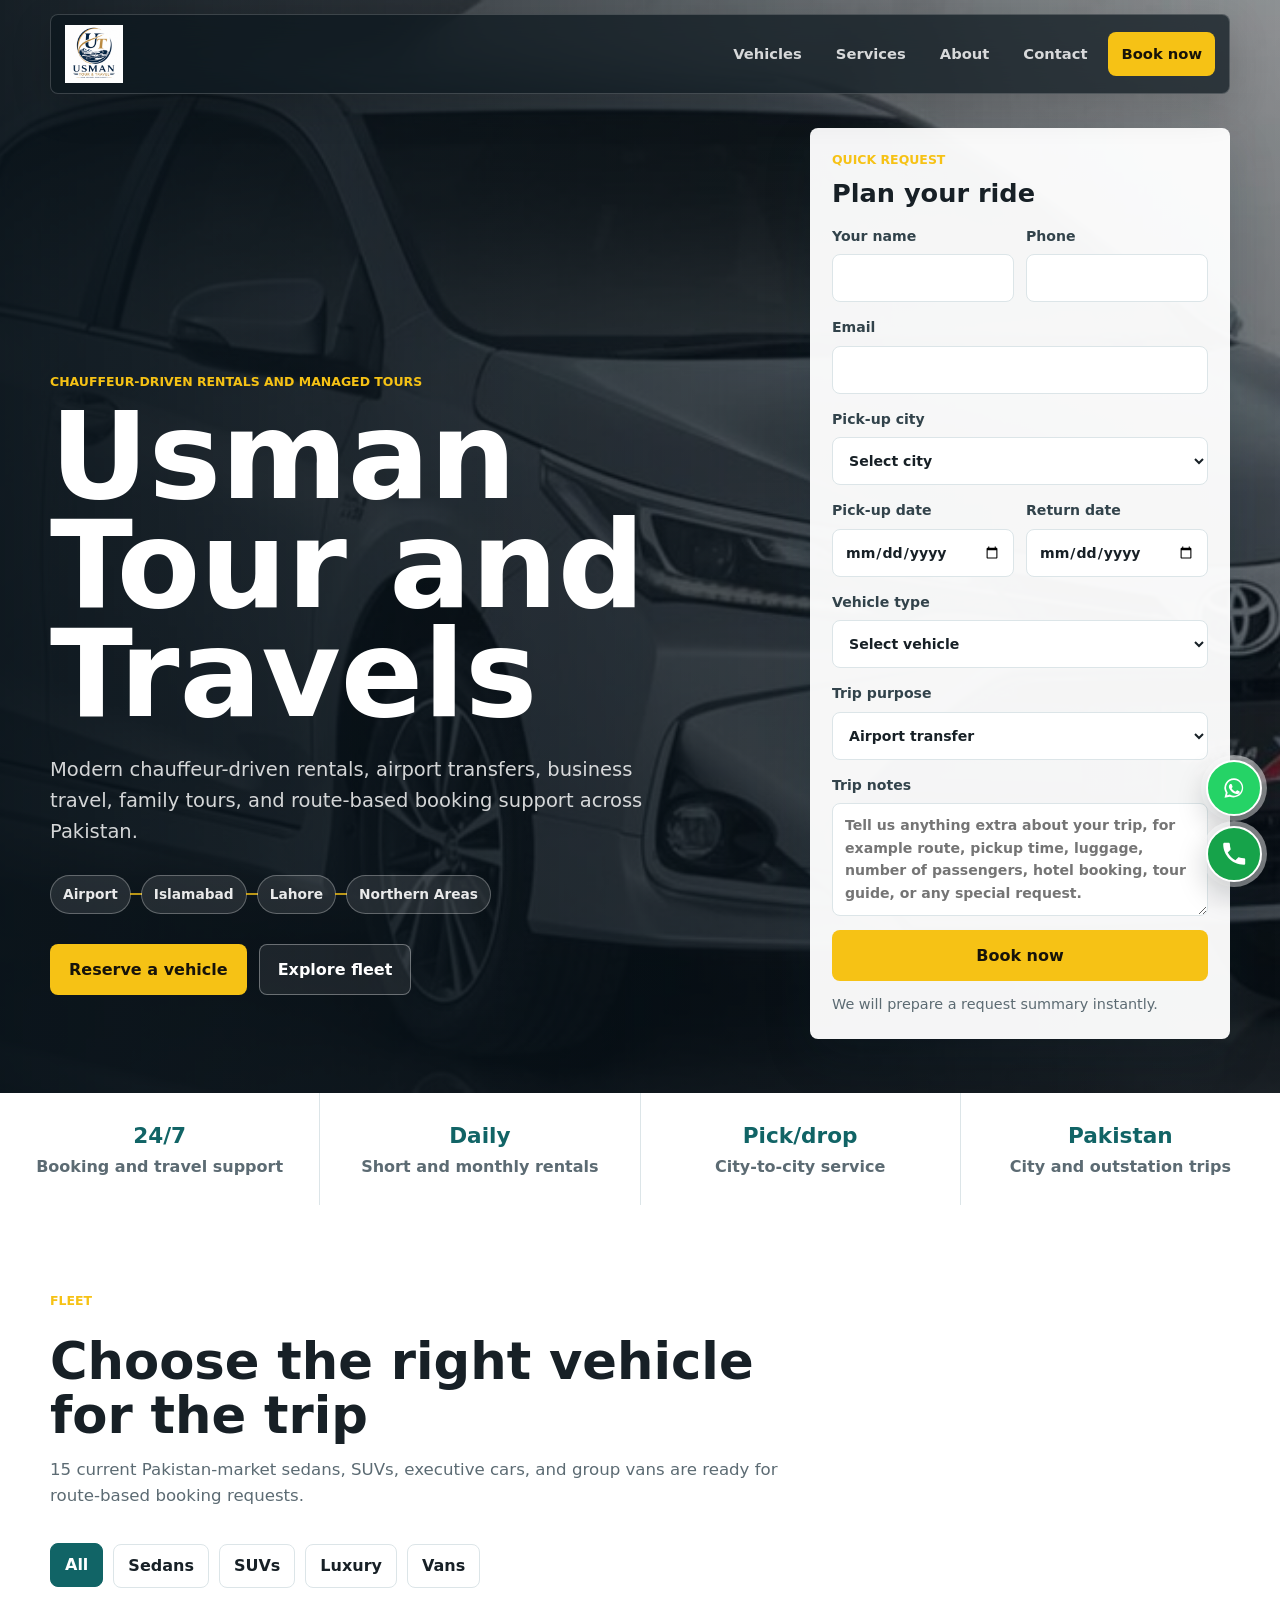
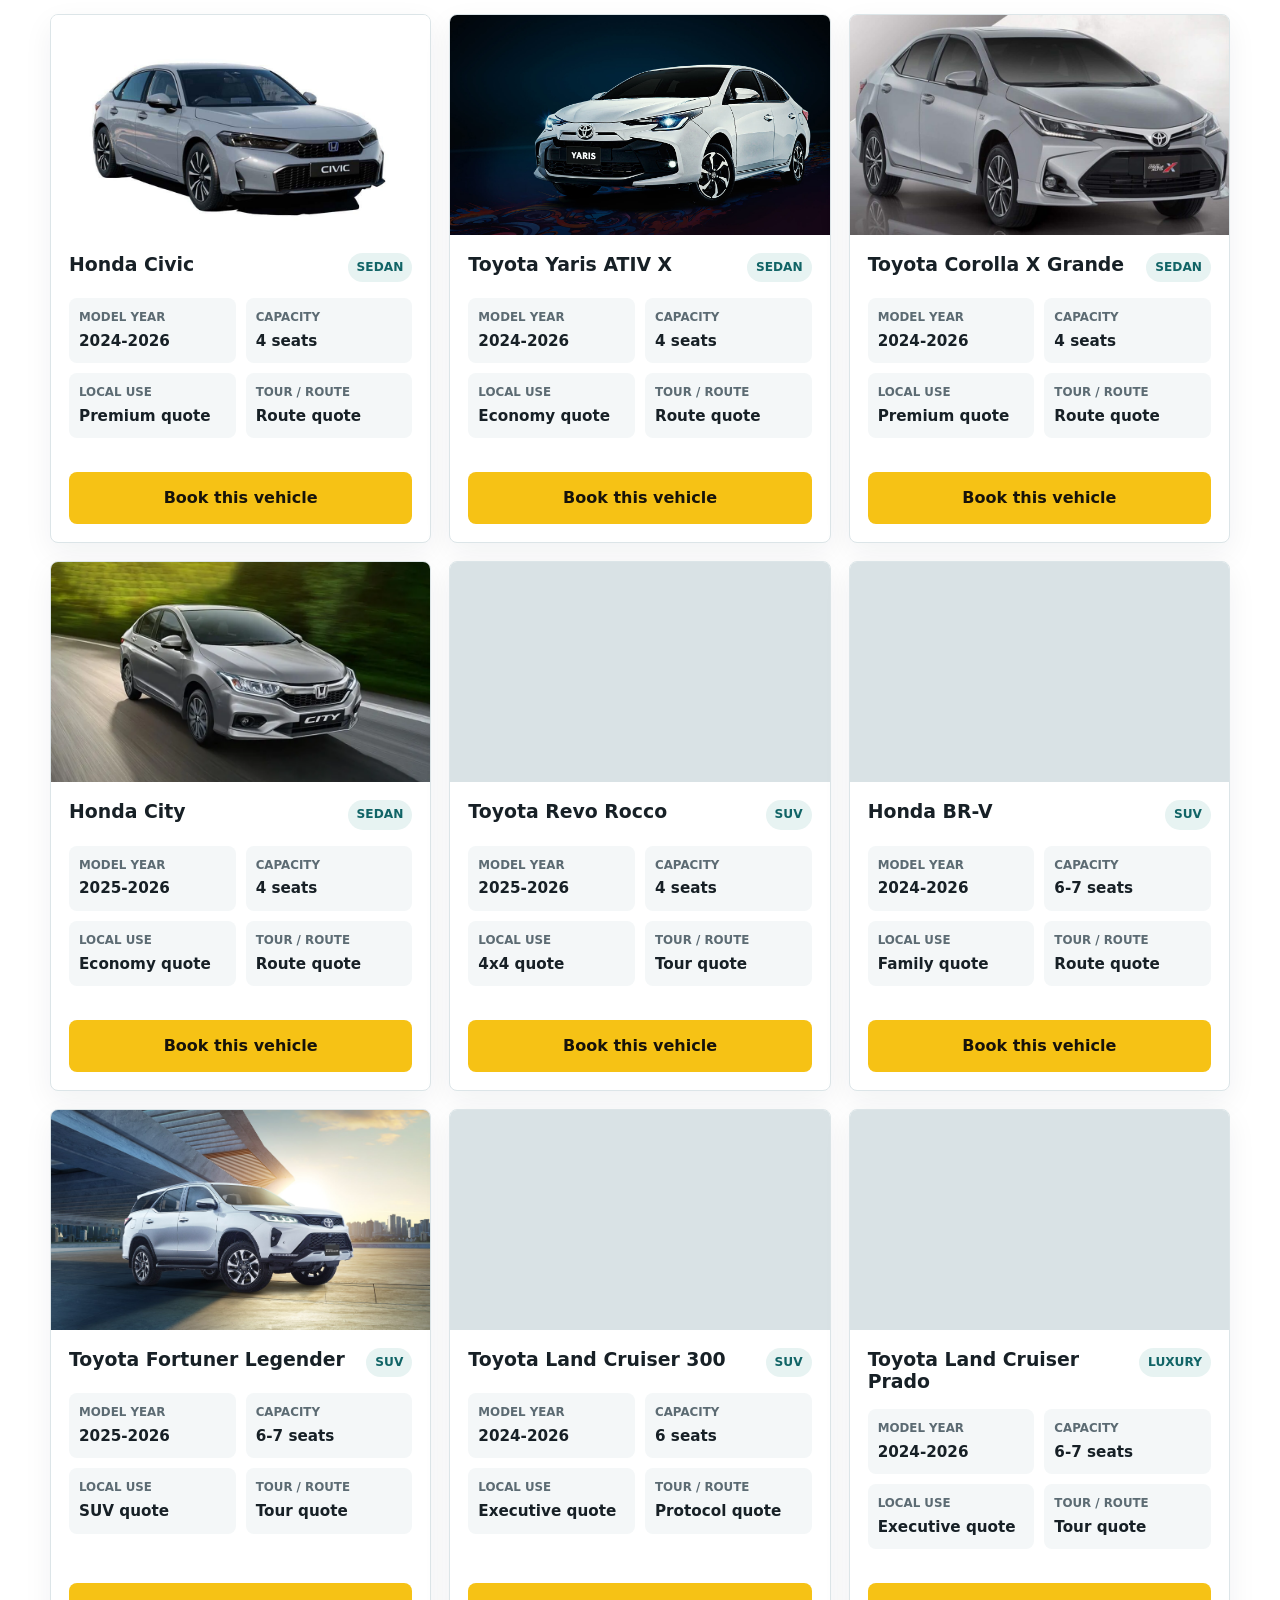
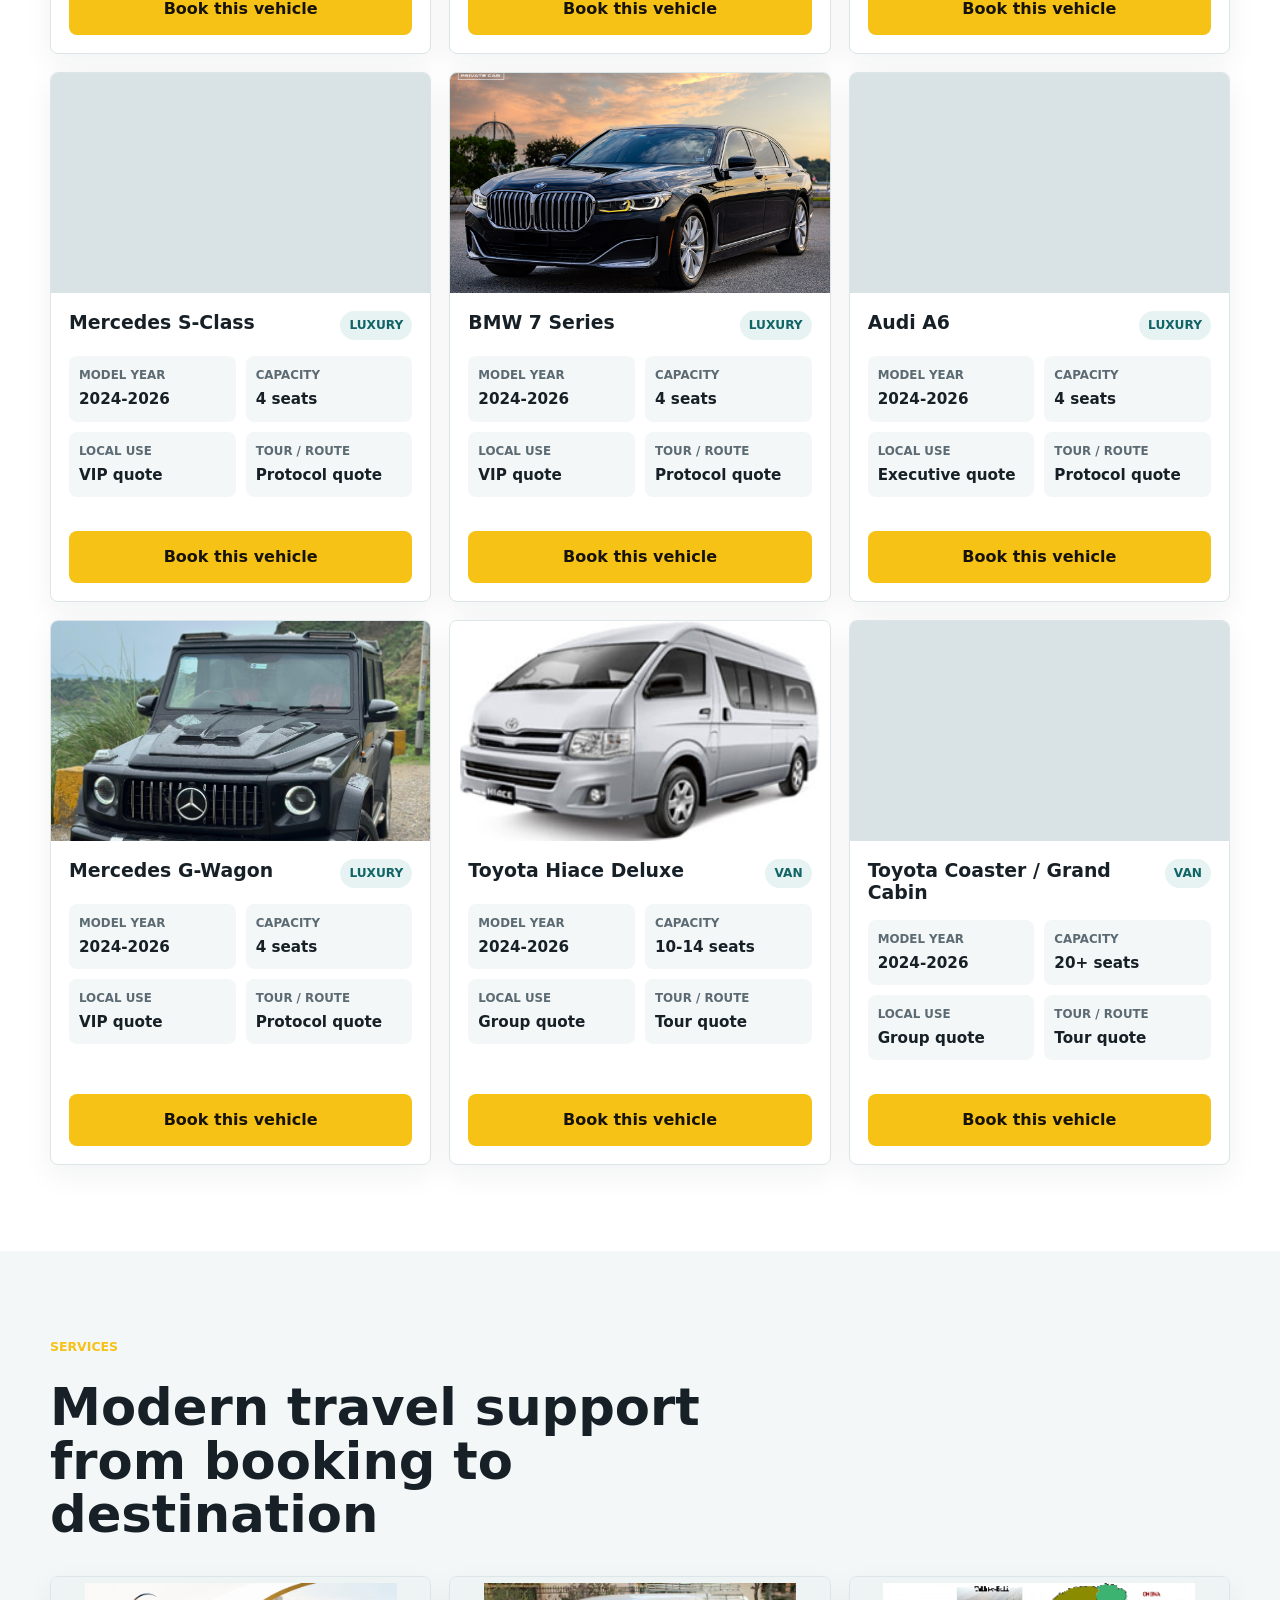
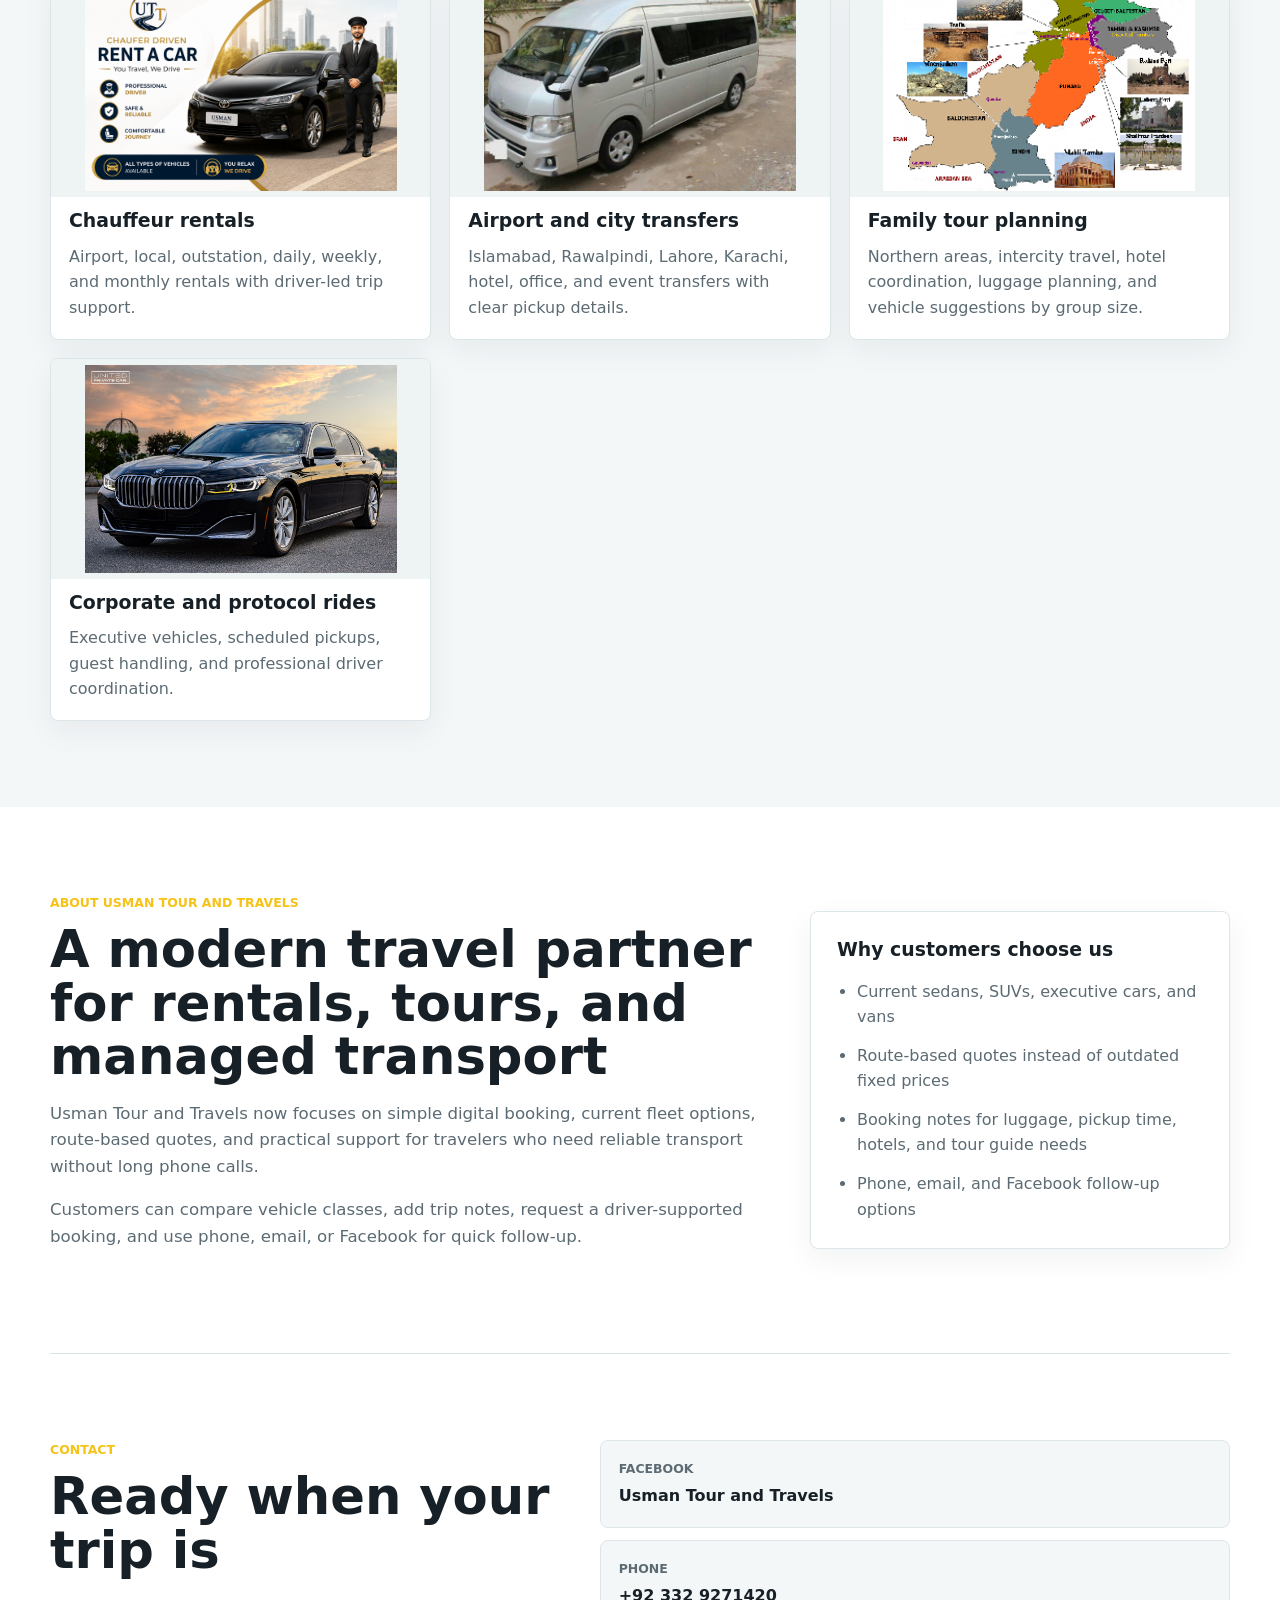
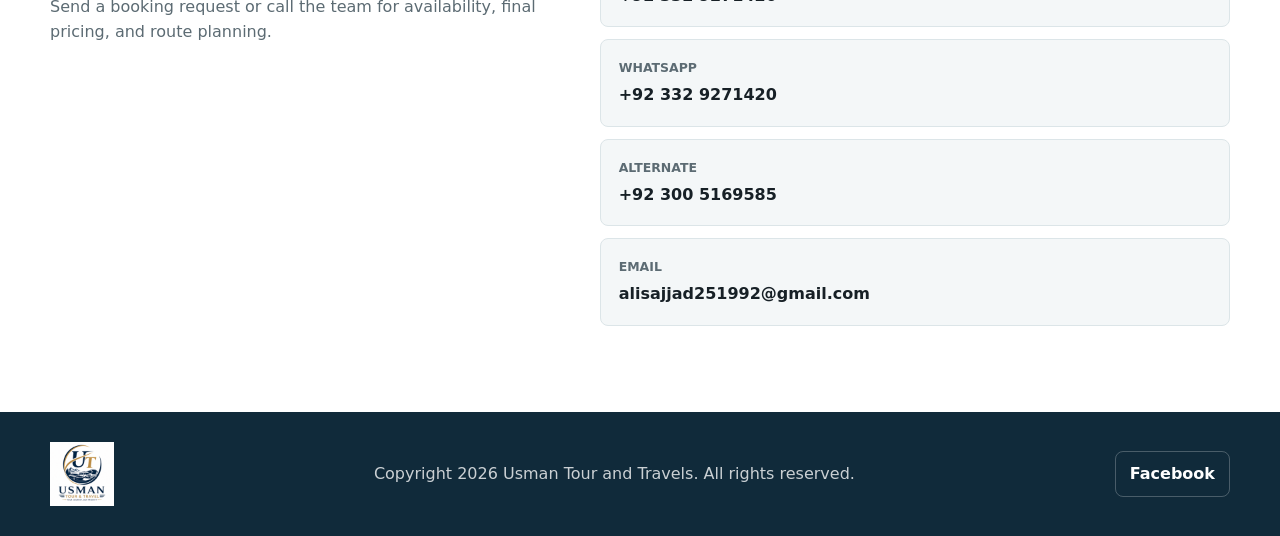
<file: web/index.html>
<!doctype html>
<html lang="en">
  <head>
    <meta charset="utf-8">
    <meta name="viewport" content="width=device-width, initial-scale=1">
    <meta name="description" content="Usman Tour and Travels offers chauffeur-driven car rental, airport transfers, tour planning, and corporate transport across Islamabad, Rawalpindi, Lahore, and Pakistan.">
    <meta name="theme-color" content="#102a3a">
    <meta property="og:title" content="Usman Tour and Travels | Car Rental & Tour Planning">
    <meta property="og:description" content="Book chauffeur-driven rentals, airport transfers, corporate rides, and family tours across Pakistan.">
    <meta property="og:type" content="website">
    <meta property="og:url" content="https://hmalisajjad.github.io/Travel-and-Tour-Website/">
    <meta property="og:image" content="https://hmalisajjad.github.io/Travel-and-Tour-Website/images/fortuner-legender-jpg.jpg">
    <meta name="twitter:card" content="summary_large_image">
    <title>Usman Tour and Travels | Car Rental & Tour Planning</title>
    <link rel="canonical" href="https://hmalisajjad.github.io/Travel-and-Tour-Website/">
    <link rel="icon" type="image/png" href="images/logo-usman-tour-travel-192.png">
    <link rel="apple-touch-icon" href="images/logo-usman-tour-travel-192.png">
    <link rel="preload" as="image" href="images/logo-usman-tour-travel-192.png">
    <link rel="preload" as="image" href="images/Corolla-X.jpg">
    <link rel="stylesheet" href="styles.css?v=contact-actions-2">
    <script type="application/ld+json">
      {
        "@context": "https://schema.org",
        "@type": "TravelAgency",
        "name": "Usman Tour and Travels",
        "url": "https://hmalisajjad.github.io/Travel-and-Tour-Website/",
        "logo": "https://hmalisajjad.github.io/Travel-and-Tour-Website/images/logo-usman-tour-travel-192.png",
        "image": "https://hmalisajjad.github.io/Travel-and-Tour-Website/images/fortuner-legender-jpg.jpg",
        "telephone": "+923329271420",
        "email": "alisajjad251992@gmail.com",
        "areaServed": ["Islamabad", "Rawalpindi", "Lahore", "Karachi", "Pakistan"],
        "sameAs": ["https://www.facebook.com/Usmantourstravel"],
        "makesOffer": [
          { "@type": "Offer", "itemOffered": { "@type": "Service", "name": "Chauffeur car rental" } },
          { "@type": "Offer", "itemOffered": { "@type": "Service", "name": "Airport and city transfers" } },
          { "@type": "Offer", "itemOffered": { "@type": "Service", "name": "Family tour planning" } },
          { "@type": "Offer", "itemOffered": { "@type": "Service", "name": "Corporate and protocol rides" } }
        ]
      }
    </script>
  </head>
  <body>
    <header class="site-header" data-header>
      <a class="brand" href="#home" aria-label="Usman Tour and Travels home">
        <img src="images/logo-usman-tour-travel-192.png" alt="Usman Tour and Travels logo" width="58" height="58" decoding="async">
      </a>
      <button class="nav-toggle" type="button" aria-expanded="false" aria-controls="site-nav" data-nav-toggle>
        <span></span>
        <span></span>
        <span></span>
        <span class="sr-only">Menu</span>
      </button>
      <nav class="site-nav" id="site-nav" data-nav>
        <a href="#fleet">Vehicles</a>
        <a href="#services">Services</a>
        <a href="#about">About</a>
        <a href="#contact">Contact</a>
        <a class="nav-cta" href="#booking">Book now</a>
      </nav>
    </header>

    <main id="home">
      <section class="hero">
        <div class="hero-media" aria-hidden="true">
          <img class="hero-slide is-active" src="images/Corolla-X.jpg" alt="" width="1000" height="562" fetchpriority="high" decoding="async">
          <img class="hero-slide" src="images/fortuner-legender-jpg.jpg" alt="" width="1920" height="1080" loading="lazy" decoding="async">
          <img class="hero-slide" src="images/LC-300.jpg" alt="" width="1024" height="576" loading="lazy" decoding="async">
          <img class="hero-slide" src="images/Range%20rover.jpg" alt="" width="768" height="1024" loading="lazy" decoding="async">
        </div>
        <div class="hero-overlay"></div>
        <div class="hero-content">
          <div class="hero-copy">
            <p class="eyebrow">Chauffeur-driven rentals and managed tours</p>
            <h1>Usman Tour and Travels</h1>
            <p class="hero-text">Modern chauffeur-driven rentals, airport transfers, business travel, family tours, and route-based booking support across Pakistan.</p>
            <div class="route-line" aria-label="Popular route types">
              <span>Airport</span>
              <span>Islamabad</span>
              <span>Lahore</span>
              <span>Northern Areas</span>
            </div>
            <div class="hero-actions">
              <a class="btn btn-primary" href="#booking">Reserve a vehicle</a>
              <a class="btn btn-secondary" href="#fleet">Explore fleet</a>
            </div>
          </div>

          <form class="booking-card" id="booking" action="server.php" method="post" data-booking-form>
            <input type="hidden" name="form_type" value="modern_booking">
            <div class="form-head">
              <p class="eyebrow">Quick request</p>
              <h2>Plan your ride</h2>
            </div>
            <div class="form-grid">
              <label>
                Your name
              <input name="name" type="text" autocomplete="name" required>
              </label>
              <label>
                Phone
              <input name="phone" type="tel" autocomplete="tel" required>
              </label>
            </div>
            <label>
              Email
              <input name="email" type="email" autocomplete="email" required>
            </label>
            <label>
              Pick-up city
              <select name="city" required>
                <option value="">Select city</option>
                <option>Islamabad</option>
                <option>Rawalpindi</option>
                <option>Lahore</option>
                <option>Karachi</option>
              </select>
            </label>
            <div class="form-grid">
              <label>
                Pick-up date
              <input name="start" type="date" required data-start-date>
              </label>
              <label>
                Return date
              <input name="end" type="date" required data-end-date>
              </label>
            </div>
            <label>
              Vehicle type
              <select name="vehicle" required data-vehicle-select>
                <option value="">Select vehicle</option>
              </select>
            </label>
            <label>
              Trip purpose
              <select name="purpose">
                <option>Airport transfer</option>
                <option>Local rental</option>
                <option>Outstation trip</option>
                <option>Holiday planning</option>
                <option>Corporate booking</option>
              </select>
            </label>
            <label>
              Trip notes
              <textarea name="notes" rows="4" placeholder="Tell us anything extra about your trip, for example route, pickup time, luggage, number of passengers, hotel booking, tour guide, or any special request."></textarea>
            </label>
            <button class="btn btn-primary btn-full" type="submit">Book now</button>
            <p class="form-note" data-form-status>We will prepare a request summary instantly.</p>
          </form>
        </div>
      </section>

      <section class="trust-strip" aria-label="Service highlights" data-reveal>
        <div>
          <strong>24/7</strong>
          <span>Booking and travel support</span>
        </div>
        <div>
          <strong>Daily</strong>
          <span>Short and monthly rentals</span>
        </div>
        <div>
          <strong>Pick/drop</strong>
          <span>City-to-city service</span>
        </div>
        <div>
          <strong>Pakistan</strong>
          <span>City and outstation trips</span>
        </div>
      </section>

      <section class="section" id="fleet">
        <div class="section-head">
          <p class="eyebrow">Fleet</p>
          <h2>Choose the right vehicle for the trip</h2>
          <p><span data-fleet-count>15</span> current Pakistan-market sedans, SUVs, executive cars, and group vans are ready for route-based booking requests.</p>
        </div>
        <div class="filter-bar" role="tablist" aria-label="Vehicle categories" data-filter-bar>
          <button class="filter-btn is-active" type="button" data-filter="all">All</button>
          <button class="filter-btn" type="button" data-filter="sedan">Sedans</button>
          <button class="filter-btn" type="button" data-filter="suv">SUVs</button>
          <button class="filter-btn" type="button" data-filter="luxury">Luxury</button>
          <button class="filter-btn" type="button" data-filter="van">Vans</button>
        </div>
        <div class="fleet-grid" data-fleet-grid></div>
      </section>

      <section class="section section-muted" id="services" data-reveal>
        <div class="section-head">
          <p class="eyebrow">Services</p>
          <h2>Modern travel support from booking to destination</h2>
        </div>
        <div class="service-grid">
          <article class="service-card" data-reveal>
            <img src="images/Chauffer%20driven.png" alt="Chauffeur driven rental service" loading="lazy" decoding="async">
            <h3>Chauffeur rentals</h3>
            <p>Airport, local, outstation, daily, weekly, and monthly rentals with driver-led trip support.</p>
          </article>
          <article class="service-card" data-reveal>
            <img src="images/Hiace%20Hiroof%20Toyota.jpg" alt="Airport pickup service" loading="lazy" decoding="async">
            <h3>Airport and city transfers</h3>
            <p>Islamabad, Rawalpindi, Lahore, Karachi, hotel, office, and event transfers with clear pickup details.</p>
          </article>
          <article class="service-card" data-reveal>
            <img src="images/trip.jpg" alt="Mountain road holiday trip" loading="lazy" decoding="async">
            <h3>Family tour planning</h3>
            <p>Northern areas, intercity travel, hotel coordination, luggage planning, and vehicle suggestions by group size.</p>
          </article>
          <article class="service-card" data-reveal>
            <img src="images/bmw%207series.jpg" alt="Executive car for corporate and protocol rides" loading="lazy" decoding="async">
            <h3>Corporate and protocol rides</h3>
            <p>Executive vehicles, scheduled pickups, guest handling, and professional driver coordination.</p>
          </article>
        </div>
      </section>

      <section class="section about-section" id="about" data-reveal>
        <div class="about-copy">
          <p class="eyebrow">About Usman Tour and Travels</p>
          <h2>A modern travel partner for rentals, tours, and managed transport</h2>
          <p>Usman Tour and Travels now focuses on simple digital booking, current fleet options, route-based quotes, and practical support for travelers who need reliable transport without long phone calls.</p>
          <p>Customers can compare vehicle classes, add trip notes, request a driver-supported booking, and use phone, email, or Facebook for quick follow-up.</p>
        </div>
        <div class="about-panel">
          <h3>Why customers choose us</h3>
          <ul>
            <li>Current sedans, SUVs, executive cars, and vans</li>
            <li>Route-based quotes instead of outdated fixed prices</li>
            <li>Booking notes for luggage, pickup time, hotels, and tour guide needs</li>
            <li>Phone, email, and Facebook follow-up options</li>
          </ul>
        </div>
      </section>

      <section class="section contact-section" id="contact" data-reveal>
        <div>
          <p class="eyebrow">Contact</p>
          <h2>Ready when your trip is</h2>
          <p>Send a booking request or call the team for availability, final pricing, and route planning.</p>
        </div>
        <div class="contact-cards">
          <a href="https://www.facebook.com/Usmantourstravel" target="_blank" rel="noopener">
            <span>Facebook</span>
            Usman Tour and Travels
          </a>
          <a href="tel:+923329271420">
            <span>Phone</span>
            +92 332 9271420
          </a>
          <a href="https://wa.me/923329271420" target="_blank" rel="noopener">
            <span>WhatsApp</span>
            +92 332 9271420
          </a>
          <a href="tel:+923005169585">
            <span>Alternate</span>
            +92 300 5169585
          </a>
          <a href="mailto:alisajjad251992@gmail.com">
            <span>Email</span>
            alisajjad251992@gmail.com
          </a>
        </div>
      </section>
    </main>

    <footer class="site-footer">
      <img src="images/logo-usman-tour-travel-192.png" alt="Usman Tour and Travels logo" width="64" height="64" loading="lazy" decoding="async">
      <p>Copyright <span data-year></span> Usman Tour and Travels. All rights reserved.</p>
      <a class="footer-social" href="https://www.facebook.com/Usmantourstravel" target="_blank" rel="noopener">Facebook</a>
    </footer>

    <div class="floating-actions" aria-label="Quick contact options">
      <a class="floating-action floating-action-whatsapp" href="https://wa.me/923329271420" target="_blank" rel="noopener" aria-label="Message Usman Tour and Travels on WhatsApp">
        <svg viewBox="0 0 32 32" aria-hidden="true" focusable="false">
          <path d="M16.03 4.8a10.98 10.98 0 0 0-9.47 16.56L5.2 27.2l5.98-1.32A10.98 10.98 0 1 0 16.03 4.8Zm0 2.12a8.86 8.86 0 0 1 7.5 13.58 8.86 8.86 0 0 1-11.9 3.24l-.36-.2-3.2.7.72-3.1-.24-.38A8.86 8.86 0 0 1 16.03 6.92Zm-4.02 4.6c-.2 0-.52.08-.8.38-.28.3-1.06 1.04-1.06 2.54s1.08 2.94 1.24 3.14c.16.2 2.1 3.36 5.22 4.58 2.58 1.02 3.1.82 3.66.76.56-.06 1.8-.74 2.06-1.46.26-.72.26-1.34.18-1.46-.08-.12-.28-.2-.58-.36-.3-.16-1.8-.9-2.08-1-.28-.1-.48-.16-.68.16-.2.3-.78 1-.96 1.2-.18.2-.36.22-.66.08-.3-.16-1.28-.48-2.44-1.5-.9-.8-1.5-1.78-1.68-2.08-.18-.3-.02-.46.14-.62.14-.14.3-.36.46-.54.16-.18.2-.3.3-.5.1-.2.04-.38-.02-.54-.06-.16-.68-1.64-.94-2.24-.24-.58-.5-.52-.68-.52h-.64Z"/>
        </svg>
        <span class="sr-only">WhatsApp</span>
      </a>
      <a class="floating-action floating-action-call" href="tel:+923329271420" aria-label="Call Usman Tour and Travels">
        <svg viewBox="0 0 24 24" aria-hidden="true" focusable="false">
          <path d="M6.62 10.79c1.46 2.87 3.72 5.12 6.59 6.59l2.2-2.2c.3-.3.75-.39 1.14-.26 1.25.41 2.6.63 3.95.63.61 0 1.1.49 1.1 1.1v3.5c0 .61-.49 1.1-1.1 1.1C10.63 21.25 2.75 13.37 2.75 3.5c0-.61.49-1.1 1.1-1.1h3.5c.61 0 1.1.49 1.1 1.1 0 1.35.21 2.7.63 3.95.13.39.04.84-.26 1.14l-2.2 2.2Z"/>
        </svg>
        <span class="sr-only">Call</span>
      </a>
    </div>

    <dialog class="booking-dialog" data-dialog>
      <button class="dialog-close" type="button" aria-label="Close" data-dialog-close>&times;</button>
      <h2>Send booking request</h2>
      <p data-dialog-content></p>
      <div class="dialog-actions">
        <a class="btn btn-primary" data-whatsapp-link href="https://wa.me/923329271420" target="_blank" rel="noopener">Send on WhatsApp</a>
        <a class="btn btn-secondary" data-mail-link href="mailto:alisajjad251992@gmail.com">Email request</a>
        <a class="btn btn-secondary" href="tel:+923329271420">Call to book</a>
      </div>
    </dialog>

    <script src="app.js"></script>
  </body>
</html>
</file>
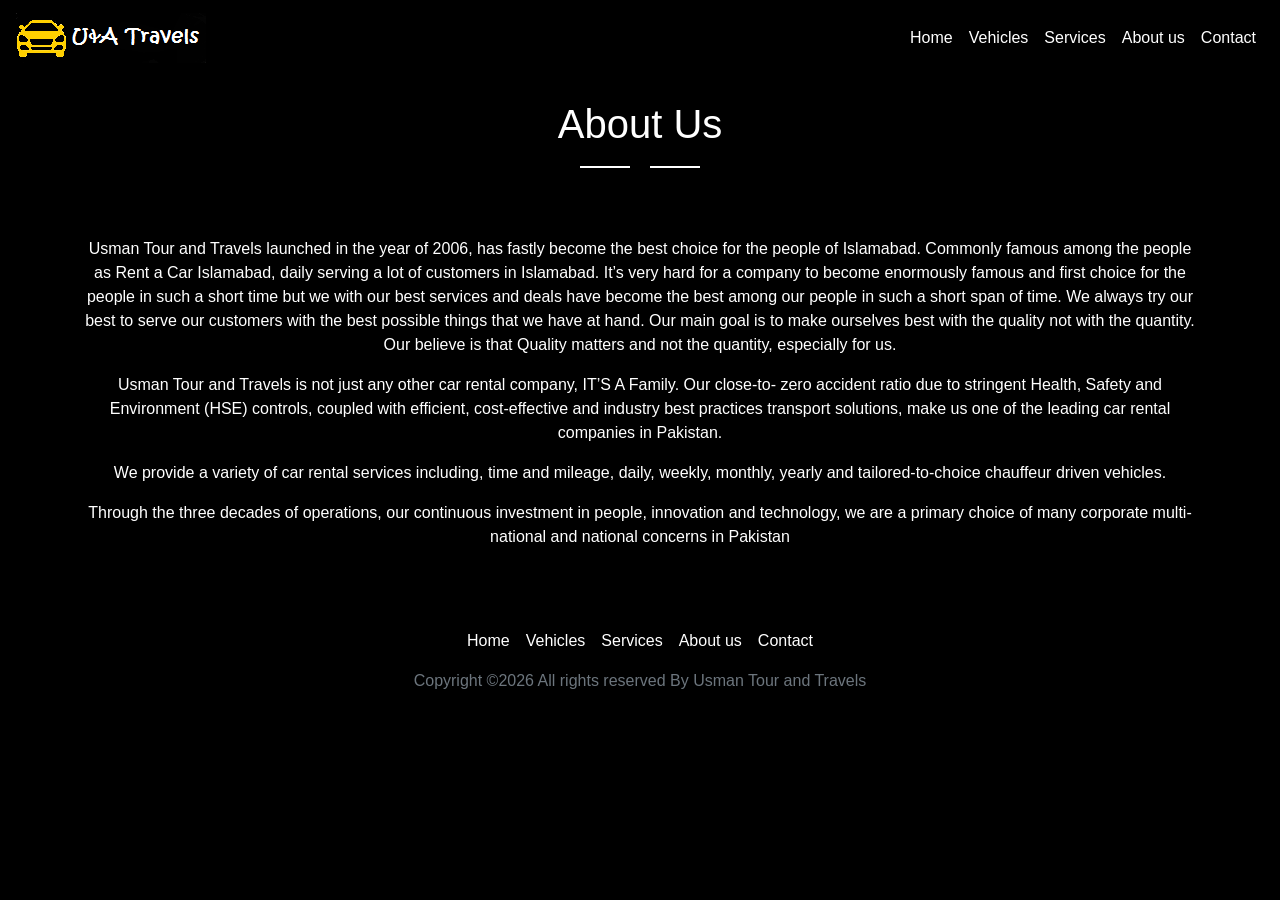
<file: web/aboutus.html>
<!DOCTYPE html>
<html lang="en">
<head>

    <meta charset="utf-8">
    <meta name="viewport" content="width=device-width, initial-scale=1">
    <link rel="stylesheet" href="bs/css/bootstrap.min.css">

    <title> Usman Tour and Travels</title>
    <link rel="stylesheet" href="fypstyle.css">
</head>

<body class="dark-color">
<nav class="navbar navbar-expand-md dark-color navbar-dark">
    <a class="navbar-brand" href="#"><img src="images/logo%20(2).png"></a>
    <button class="navbar-toggler" type="button" data-toggle="collapse" data-target="#collapsibleNavbar">
        <span class="navbar-toggler-icon"></span>
    </button>
    <div class="collapse navbar-collapse" id="navbarResponsive">
        <ul class="navbar-nav ml-auto">
            <li class="nav-item active">
                <a class="nav-link" href="server.php">Home
                    <span class="sr-only">(current)</span>
                </a>
            </li>
            <li class="nav-item active">
                <a class="nav-link" href="vehicle.HTML">Vehicles</a>
            </li>
            <li class="nav-item active">
                <a class="nav-link" href="services.html">Services</a>
            </li>
            <li class="nav-item active">
                <a class="nav-link" href="aboutus.html">About us</a>
            </li>
            <li class="nav-item active">
                <a class="nav-link" href="contact.html">Contact</a>
            </li>
        </ul>
    </div>
</nav>

<div class="row text-white pt-4 mb-4">
    <!-- Section Title Start -->
    <div class="col-lg-12">
        <div class="section-title  text-center">
            <h1>About Us</h1>
            <span class="title-line"><i class="fa fa-car"></i></span>

        </div>
    </div>
    <!-- Section Title End -->
</div>

<div class="container text-white pt-4">

    <div class="row">
        <div class="col-md-12 mb-5 text-center">

            <hr>
            <p>Usman Tour and Travels launched in the year of 2006, has fastly become the best choice for the people of Islamabad. Commonly famous among the people as Rent a Car Islamabad, daily serving a lot of customers in Islamabad. It’s very hard for a company to become enormously famous and first choice for the people in such a short time but we with our best services and deals have become the best among our people in such a short span of time. We always try our best to serve our customers with the best possible things that we have at hand. Our main goal is to make ourselves best with the quality not with the quantity. Our believe is that Quality matters and not the quantity, especially for us.</p>
            <p>Usman Tour and Travels is not just any other car rental company, IT’S A Family. Our close-to- zero accident ratio due to stringent Health, Safety and Environment (HSE) controls, coupled with efficient, cost-effective and industry best practices transport solutions, make us one of the leading car rental companies in Pakistan.</p>

            <p>We provide a variety of car rental services including, time and mileage, daily, weekly, monthly, yearly and tailored-to-choice chauffeur driven vehicles.</p>

            <p>Through the three decades of operations, our continuous investment in people, innovation and technology, we are a primary choice of many corporate multi-national and national concerns in Pakistan</p>


        </div>
    </div>
</div>



        <!--== Footer Area Start ==-->
<section id="footer-area">
    <!-- Footer Widget Start -->
    <div class="footer-widget-area">
        <div class="container-fluid">
            <div class="row">
                <!-- Single Footer Widget Start -->
                <div class="col-md-12 text-center">

                    <nav class="navbar navbar-expand-md dark-color navbar-dark">

                        <button class="navbar-toggler" type="button" data-toggle="collapse" data-target="#collapsibleNavbar">
                            <span class="navbar-toggler-icon"></span>
                        </button>
                        <div class="collapse navbar-collapse" id="navbarResponsive">
                            <ul class="navbar-nav mx-auto">
                                <li class="nav-item active">
                                    <a class="nav-link" href="server.php">Home
                                        <span class="sr-only">(current)</span>
                                    </a>
                                </li>
                                <li class="nav-item active">
                                    <a class="nav-link" href="vehicle.HTML">Vehicles</a>
                                </li>
                                <li class="nav-item active">
                                    <a class="nav-link" href="services.html">Services</a>
                                </li>
                                <li class="nav-item active">
                                    <a class="nav-link" href="aboutus.html">About us</a>
                                </li>
                                <li class="nav-item active">
                                    <a class="nav-link" href="contact.html">Contact</a>
                                </li>
                            </ul>
                        </div>
                    </nav>

                </div>
                <!-- Single Footer Widget End -->


            </div>
        </div>
    </div>
    <!-- Footer Widget End -->

    <!-- Footer Bottom Start -->
    <div class="footer-bottom-area">
        <div class="container">
            <div class="row">
                <div class="col-lg-12 text-center text-secondary">
                    <p>
                        Copyright &copy;<script>document.write(new Date().getFullYear());</script> All rights reserved By Usman Tour and Travels<i class="fa fa-heart-o" aria-hidden="true"></i>
                        <!-- Link back to Colorlib can't be removed. Template is licensed under CC BY 3.0. --></p>
                </div>
            </div>
        </div>
    </div>
    <!-- Footer Bottom End -->
</section>
<!--== Footer Area End ==-->

</body>
</file>
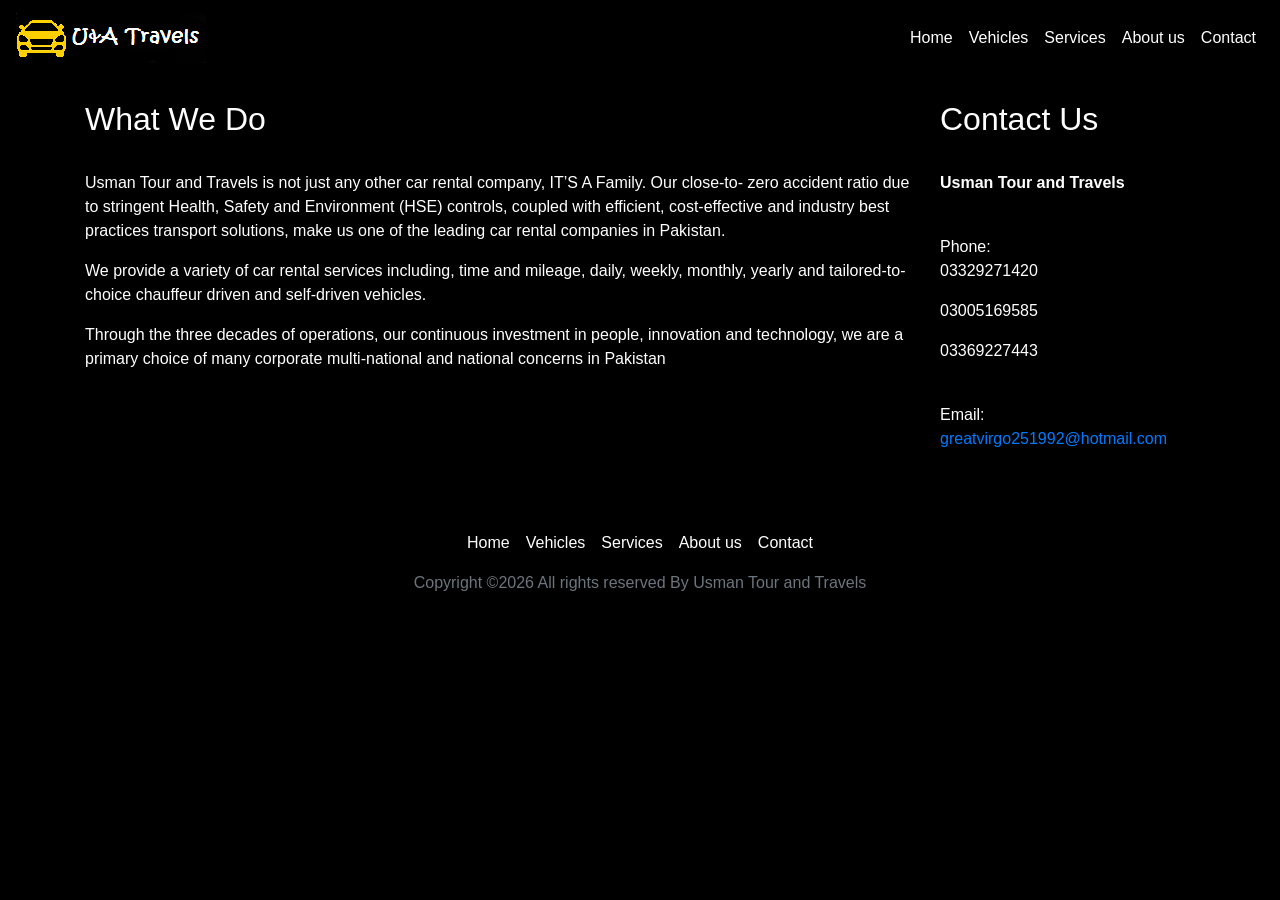
<file: web/contact.html>
<!DOCTYPE html>
<html lang="en">
<head>

    <meta charset="utf-8">
    <meta name="viewport" content="width=device-width, initial-scale=1">
    <link rel="stylesheet" href="bs/css/bootstrap.min.css">

    <title> Usman Tour and Travels</title>
    <link rel="stylesheet" href="fypstyle.css">
</head>

<body class="dark-color">
<nav class="navbar navbar-expand-md dark-color navbar-dark">
    <a class="navbar-brand" href="#"><img src="images/logo%20(2).png"></a>
    <button class="navbar-toggler" type="button" data-toggle="collapse" data-target="#collapsibleNavbar">
        <span class="navbar-toggler-icon"></span>
    </button>
    <div class="collapse navbar-collapse" id="navbarResponsive">
        <ul class="navbar-nav ml-auto">
            <li class="nav-item active">
                <a class="nav-link" href="server.php">Home
                    <span class="sr-only">(current)</span>
                </a>
            </li>
            <li class="nav-item active">
                <a class="nav-link" href="vehicle.HTML">Vehicles</a>
            </li>
            <li class="nav-item active">
                <a class="nav-link" href="services.html">Services</a>
            </li>
            <li class="nav-item active">
                <a class="nav-link" href="aboutus.html">About us</a>
            </li>
            <li class="nav-item active">
                <a class="nav-link" href="contact.html">Contact</a>
            </li>
        </ul>
    </div>
</nav>

<div class="container text-white pt-4">

    <div class="row">
        <div class="col-md-9 mb-5">
            <h2>What We Do</h2>
            <hr>
            <p>Usman Tour and Travels is not just any other car rental company, IT’S A Family. Our close-to- zero accident ratio due to stringent Health, Safety and Environment (HSE) controls, coupled with efficient, cost-effective and industry best practices transport solutions, make us one of the leading car rental companies in Pakistan.</p>

            <p>We provide a variety of car rental services including, time and mileage, daily, weekly, monthly, yearly and tailored-to-choice chauffeur driven and self-driven vehicles.</p>

            <p>   Through the three decades of operations, our continuous investment in people, innovation and technology, we are a primary choice of many corporate multi-national and national concerns in Pakistan</p>

        </div>
        <div class="col-md-3 mb-5">
            <h2>Contact Us</h2>
            <hr>
            <address>
                <strong>Usman Tour and Travels</strong>

            </address>
            <address>
                <br title="Phone">Phone:</br>
                <p> 03329271420</p>
                <p>03005169585</p>
                <p>03369227443</p>

                <br title="Email">Email:</br>
                <a href="mailto:#">greatvirgo251992@hotmail.com</a>
            </address>
        </div>
    </div>
    <!-- /.row -->

</div>
<!-- /.container -->



<!--== Footer Area Start ==-->
<section id="footer-area">
    <!-- Footer Widget Start -->
    <div class="footer-widget-area">
        <div class="container-fluid">
            <div class="row">
                <!-- Single Footer Widget Start -->
                <div class="col-md-12 text-center">

                    <nav class="navbar navbar-expand-md dark-color navbar-dark">

                        <button class="navbar-toggler" type="button" data-toggle="collapse" data-target="#collapsibleNavbar">
                            <span class="navbar-toggler-icon"></span>
                        </button>
                        <div class="collapse navbar-collapse" id="navbarResponsive">
                            <ul class="navbar-nav mx-auto">
                                <li class="nav-item active">
                                    <a class="nav-link" href="server.php">Home
                                        <span class="sr-only">(current)</span>
                                    </a>
                                </li>
                                <li class="nav-item active">
                                    <a class="nav-link" href="vehicle.HTML">Vehicles</a>
                                </li>
                                <li class="nav-item active">
                                    <a class="nav-link" href="services.html">Services</a>
                                </li>
                                <li class="nav-item active">
                                    <a class="nav-link" href="aboutus.html">About us</a>
                                </li>
                                <li class="nav-item active">
                                    <a class="nav-link" href="contact.html">Contact</a>
                                </li>
                            </ul>
                        </div>
                    </nav>

                </div>
                <!-- Single Footer Widget End -->


            </div>
        </div>
    </div>
    <!-- Footer Widget End -->

    <!-- Footer Bottom Start -->
    <div class="footer-bottom-area">
        <div class="container">
            <div class="row">
                <div class="col-lg-12 text-center text-secondary">
                    <p>
                        Copyright &copy;<script>document.write(new Date().getFullYear());</script> All rights reserved By Usman Tour and Travels<i class="fa fa-heart-o" aria-hidden="true"></i>
                        <!-- Link back to Colorlib can't be removed. Template is licensed under CC BY 3.0. --></p>
                </div>
            </div>
        </div>
    </div>
    <!-- Footer Bottom End -->
</section>
<!--== Footer Area End ==-->

</body>
</file>
<file: web/styles.css>
:root {
  --ink: #172026;
  --muted: #5c6b73;
  --paper: #ffffff;
  --soft: #f4f7f8;
  --line: #dce5e8;
  --brand: #f6c215;
  --brand-dark: #9b7310;
  --teal: #116466;
  --navy: #102a3a;
  --danger: #b3483b;
  --shadow: 0 18px 50px rgba(16, 42, 58, 0.14);
  --lift: 0 22px 45px rgba(16, 42, 58, 0.16);
  --radius: 8px;
  --max: 1180px;
}

* {
  box-sizing: border-box;
}

html {
  scroll-behavior: smooth;
}

body {
  margin: 0;
  color: var(--ink);
  font-family: Inter, ui-sans-serif, system-ui, -apple-system, BlinkMacSystemFont, "Segoe UI", Arial, sans-serif;
  background: var(--paper);
  line-height: 1.6;
}

img {
  display: block;
  max-width: 100%;
}

a {
  color: inherit;
  text-decoration: none;
}

button,
input,
select,
textarea {
  font: inherit;
}

.sr-only {
  position: absolute;
  width: 1px;
  height: 1px;
  padding: 0;
  margin: -1px;
  overflow: hidden;
  clip: rect(0, 0, 0, 0);
  white-space: nowrap;
  border: 0;
}

.site-header {
  position: fixed;
  inset: 0 0 auto;
  z-index: 20;
  display: flex;
  align-items: center;
  justify-content: space-between;
  gap: 24px;
  width: min(100% - 32px, var(--max));
  margin: 14px auto 0;
  padding: 10px 14px;
  border: 1px solid rgba(255, 255, 255, 0.18);
  border-radius: var(--radius);
  background: rgba(12, 23, 30, 0.72);
  box-shadow: 0 12px 40px rgba(0, 0, 0, 0.16);
  backdrop-filter: blur(18px);
  transition: background 220ms ease, box-shadow 220ms ease, transform 220ms ease;
}

.site-header.is-scrolled {
  background: rgba(12, 23, 30, 0.94);
}

.brand img {
  width: 58px;
  height: 58px;
  object-fit: contain;
}

.site-nav {
  display: flex;
  align-items: center;
  gap: 8px;
  color: #fff;
}

.site-nav a {
  position: relative;
  min-height: 42px;
  padding: 10px 13px;
  border-radius: var(--radius);
  color: rgba(255, 255, 255, 0.82);
  font-weight: 700;
  font-size: 0.92rem;
}

.site-nav a:hover,
.site-nav a:focus-visible {
  color: #fff;
  background: rgba(255, 255, 255, 0.12);
}

.site-nav a::after {
  position: absolute;
  right: 13px;
  bottom: 6px;
  left: 13px;
  height: 2px;
  border-radius: 999px;
  background: var(--brand);
  content: "";
  transform: scaleX(0);
  transform-origin: left;
  transition: transform 180ms ease;
}

.site-nav a:hover::after,
.site-nav a:focus-visible::after {
  transform: scaleX(1);
}

.site-nav .nav-cta {
  color: #17130a;
  background: var(--brand);
}

.site-nav .nav-cta::after {
  background: #17130a;
}

.nav-toggle {
  display: none;
  width: 44px;
  height: 44px;
  border: 0;
  border-radius: var(--radius);
  background: rgba(255, 255, 255, 0.12);
}

.nav-toggle span:not(.sr-only) {
  display: block;
  width: 20px;
  height: 2px;
  margin: 4px auto;
  background: #fff;
}

.hero {
  position: relative;
  min-height: 760px;
  padding: 128px 16px 54px;
  overflow: hidden;
  color: #fff;
}

.hero-media,
.hero-overlay {
  position: absolute;
  inset: 0;
}

.hero-slide {
  position: absolute;
  inset: 0;
  width: 100%;
  height: 100%;
  object-fit: cover;
  opacity: 0;
  transform: scale(1.04);
  transition: opacity 900ms ease, transform 6000ms ease;
}

.hero-slide.is-active {
  opacity: 1;
  transform: scale(1);
}

.hero-overlay {
  background:
    linear-gradient(90deg, rgba(8, 18, 25, 0.92) 0%, rgba(8, 18, 25, 0.68) 44%, rgba(8, 18, 25, 0.38) 100%),
    linear-gradient(0deg, rgba(8, 18, 25, 0.54), rgba(8, 18, 25, 0.08));
}

.hero-content {
  position: relative;
  z-index: 1;
  display: grid;
  grid-template-columns: minmax(0, 1fr) 420px;
  gap: 40px;
  align-items: end;
  width: min(100%, var(--max));
  margin: 0 auto;
}

.hero-copy {
  max-width: 710px;
  padding-bottom: 44px;
  animation: heroCopyIn 680ms ease both;
}

.eyebrow {
  margin: 0 0 10px;
  color: var(--brand);
  font-size: 0.78rem;
  font-weight: 900;
  letter-spacing: 0;
  text-transform: uppercase;
}

h1,
h2,
h3,
p {
  overflow-wrap: anywhere;
}

h1 {
  margin: 0;
  font-size: clamp(3.6rem, 10vw, 7.6rem);
  line-height: 0.9;
  letter-spacing: 0;
}

h2 {
  margin: 0;
  font-size: clamp(2rem, 4vw, 3.6rem);
  line-height: 1.05;
  letter-spacing: 0;
}

h3 {
  margin: 0;
  font-size: 1.18rem;
  line-height: 1.2;
}

.hero-text {
  max-width: 620px;
  margin: 24px 0 0;
  color: rgba(255, 255, 255, 0.82);
  font-size: clamp(1rem, 2vw, 1.22rem);
}

.hero-actions,
.dialog-actions {
  display: flex;
  flex-wrap: wrap;
  gap: 12px;
  margin-top: 30px;
}

.route-line {
  display: flex;
  flex-wrap: wrap;
  gap: 10px;
  max-width: 680px;
  margin-top: 28px;
}

.route-line span {
  position: relative;
  display: inline-flex;
  min-height: 34px;
  align-items: center;
  border: 1px solid rgba(255, 255, 255, 0.28);
  border-radius: 999px;
  padding: 7px 12px;
  color: rgba(255, 255, 255, 0.9);
  background: rgba(255, 255, 255, 0.1);
  font-size: 0.86rem;
  font-weight: 800;
  backdrop-filter: blur(10px);
}

.route-line span:not(:last-child)::after {
  position: absolute;
  right: -12px;
  width: 12px;
  height: 2px;
  background: rgba(246, 194, 21, 0.75);
  content: "";
}

.btn {
  position: relative;
  overflow: hidden;
  display: inline-flex;
  min-height: 48px;
  align-items: center;
  justify-content: center;
  border: 1px solid transparent;
  border-radius: var(--radius);
  padding: 12px 18px;
  font-weight: 850;
  cursor: pointer;
  transition: border-color 180ms ease, box-shadow 180ms ease, transform 180ms ease, background 180ms ease;
}

.btn::before {
  position: absolute;
  inset: 0;
  background: linear-gradient(110deg, transparent 0%, rgba(255, 255, 255, 0.34) 45%, transparent 75%);
  content: "";
  transform: translateX(-120%);
}

.btn:hover,
.btn:focus-visible {
  transform: translateY(-2px);
}

.btn:hover::before,
.btn:focus-visible::before {
  animation: buttonSheen 700ms ease;
}

.btn-primary {
  color: #17130a;
  background: var(--brand);
}

.btn-primary:hover,
.btn-primary:focus-visible {
  background: #ffda47;
}

.btn-secondary {
  color: #fff;
  border-color: rgba(255, 255, 255, 0.34);
  background: rgba(255, 255, 255, 0.08);
}

.btn-full {
  width: 100%;
}

.booking-card {
  border-radius: var(--radius);
  padding: 22px;
  color: var(--ink);
  background: rgba(255, 255, 255, 0.96);
  box-shadow: var(--shadow);
  animation: cardIn 760ms 140ms ease both;
}

.form-head {
  margin-bottom: 18px;
}

.form-head h2 {
  color: var(--ink);
  font-size: 1.6rem;
}

label {
  display: grid;
  gap: 7px;
  margin-bottom: 14px;
  color: #32434b;
  font-size: 0.88rem;
  font-weight: 800;
}

input,
select,
textarea {
  width: 100%;
  min-height: 48px;
  border: 1px solid var(--line);
  border-radius: var(--radius);
  padding: 10px 12px;
  color: var(--ink);
  background: #fff;
}

input:focus,
select:focus,
textarea:focus {
  outline: 3px solid rgba(246, 194, 21, 0.3);
  border-color: var(--brand-dark);
}

textarea {
  min-height: 108px;
  resize: vertical;
}

.form-grid {
  display: grid;
  grid-template-columns: repeat(2, minmax(0, 1fr));
  gap: 12px;
}

.form-note {
  min-height: 24px;
  margin: 12px 0 0;
  color: var(--muted);
  font-size: 0.9rem;
}

.trust-strip {
  display: grid;
  grid-template-columns: repeat(4, minmax(0, 1fr));
  gap: 1px;
  background: var(--line);
}

.trust-strip div {
  padding: 26px 18px;
  background: #fff;
  text-align: center;
  transition: background 180ms ease, transform 180ms ease;
}

.trust-strip div:hover {
  background: #fbfcfc;
  transform: translateY(-2px);
}

.trust-strip strong,
.trust-strip span {
  display: block;
}

.trust-strip strong {
  font-size: 1.35rem;
  color: var(--teal);
}

.trust-strip span {
  color: var(--muted);
  font-weight: 700;
}

.section {
  width: min(100% - 32px, var(--max));
  margin: 0 auto;
  padding: 86px 0;
}

.section-muted {
  width: 100%;
  max-width: none;
  margin: 0;
  padding-inline: max(16px, calc((100vw - var(--max)) / 2));
  background: var(--soft);
}

.section-head {
  display: grid;
  gap: 14px;
  max-width: 760px;
  margin-bottom: 34px;
}

.section-head p:not(.eyebrow) {
  margin: 0;
  color: var(--muted);
  font-size: 1.04rem;
}

.filter-bar {
  display: flex;
  flex-wrap: wrap;
  gap: 10px;
  margin-bottom: 26px;
}

.filter-btn {
  min-height: 42px;
  border: 1px solid var(--line);
  border-radius: var(--radius);
  padding: 8px 14px;
  color: var(--ink);
  background: #fff;
  font-weight: 850;
  cursor: pointer;
  transition: border-color 180ms ease, background 180ms ease, color 180ms ease, transform 180ms ease;
}

.filter-btn.is-active,
.filter-btn:hover {
  color: #fff;
  border-color: var(--teal);
  background: var(--teal);
  transform: translateY(-1px);
}

.fleet-grid,
.service-grid {
  display: grid;
  grid-template-columns: repeat(3, minmax(0, 1fr));
  gap: 18px;
}

.vehicle-card,
.service-card,
.about-panel {
  border: 1px solid var(--line);
  border-radius: var(--radius);
  background: #fff;
  box-shadow: 0 10px 30px rgba(16, 42, 58, 0.06);
  overflow: hidden;
  transition: border-color 200ms ease, box-shadow 200ms ease, transform 200ms ease;
}

.vehicle-card:hover,
.service-card:hover,
.about-panel:hover {
  border-color: rgba(17, 100, 102, 0.28);
  box-shadow: var(--lift);
  transform: translateY(-5px);
}

.vehicle-card {
  display: flex;
  flex-direction: column;
}

.vehicle-card img {
  width: 100%;
  height: 220px;
  object-fit: cover;
  background: #d9e2e5;
  transition: transform 500ms ease;
}

.vehicle-card:hover img {
  transform: scale(1.035);
}

.service-card img {
  width: 100%;
  height: 220px;
  object-fit: contain;
  padding: 6px;
  background: #eef3f4;
  transition: transform 450ms ease;
}

.service-card:hover img {
  transform: scale(1.025);
}

.vehicle-body,
.service-card {
  padding: 18px;
}

.vehicle-top {
  display: flex;
  align-items: start;
  justify-content: space-between;
  gap: 14px;
}

.vehicle-tag {
  flex: 0 0 auto;
  border-radius: 999px;
  padding: 5px 9px;
  color: var(--teal);
  background: #e7f3f2;
  font-size: 0.76rem;
  font-weight: 900;
  text-transform: uppercase;
}

.vehicle-meta {
  display: grid;
  grid-template-columns: repeat(2, minmax(0, 1fr));
  gap: 10px;
  margin: 16px 0;
  padding: 0;
  list-style: none;
}

.vehicle-meta li {
  border-radius: var(--radius);
  padding: 10px;
  background: var(--soft);
}

.vehicle-meta span {
  display: block;
  color: var(--muted);
  font-size: 0.74rem;
  font-weight: 800;
  text-transform: uppercase;
}

.vehicle-meta strong {
  display: block;
  margin-top: 2px;
  font-size: 0.95rem;
}

.vehicle-actions {
  margin-top: auto;
  padding: 0 18px 18px;
}

.vehicle-actions .btn {
  width: 100%;
}

.service-card {
  display: grid;
  gap: 12px;
  padding: 0 0 18px;
}

.service-card h3,
.service-card p {
  margin-inline: 18px;
}

.service-card p {
  margin-top: 0;
  margin-bottom: 0;
  color: var(--muted);
}

.about-section {
  display: grid;
  grid-template-columns: minmax(0, 1fr) 420px;
  gap: 44px;
  align-items: center;
}

.about-copy p:not(.eyebrow) {
  color: var(--muted);
  font-size: 1.04rem;
}

.about-panel {
  padding: 26px;
}

.about-panel ul {
  display: grid;
  gap: 13px;
  margin: 18px 0 0;
  padding-left: 20px;
  color: var(--muted);
}

.contact-section {
  display: grid;
  grid-template-columns: minmax(0, 0.9fr) minmax(320px, 1.1fr);
  gap: 34px;
  align-items: start;
  border-top: 1px solid var(--line);
}

.contact-section p:not(.eyebrow) {
  color: var(--muted);
}

.contact-cards {
  display: grid;
  gap: 12px;
}

.contact-cards a {
  display: grid;
  gap: 4px;
  border: 1px solid var(--line);
  border-radius: var(--radius);
  padding: 18px;
  background: var(--soft);
  font-weight: 900;
  transition: border-color 180ms ease, background 180ms ease, transform 180ms ease;
}

.contact-cards a:hover,
.contact-cards a:focus-visible {
  border-color: rgba(17, 100, 102, 0.35);
  background: #fff;
  transform: translateX(4px);
}

.contact-cards span {
  color: var(--muted);
  font-size: 0.78rem;
  text-transform: uppercase;
}

.site-footer {
  display: flex;
  flex-wrap: wrap;
  align-items: center;
  justify-content: space-between;
  gap: 18px;
  padding: 30px max(16px, calc((100vw - var(--max)) / 2));
  color: rgba(255, 255, 255, 0.78);
  background: var(--navy);
}

.site-footer p {
  margin: 0;
}

.site-footer img {
  width: 64px;
  height: 64px;
  object-fit: contain;
}

.footer-social {
  min-height: 42px;
  border: 1px solid rgba(255, 255, 255, 0.24);
  border-radius: var(--radius);
  padding: 9px 14px;
  color: #fff;
  font-weight: 850;
}

.floating-actions {
  position: fixed;
  right: 18px;
  bottom: 18px;
  z-index: 19;
  display: flex;
  flex-direction: column;
  gap: 10px;
}

.floating-action {
  display: inline-flex;
  width: 56px;
  height: 56px;
  align-items: center;
  justify-content: center;
  border: 2px solid #fff;
  border-radius: 50%;
  color: #fff;
  isolation: isolate;
  box-shadow:
    0 12px 30px rgba(8, 18, 25, 0.22),
    0 0 0 5px rgba(255, 255, 255, 0.48);
  transition: background 180ms ease, transform 180ms ease, box-shadow 180ms ease;
}

.floating-action svg {
  width: 28px;
  height: 28px;
  fill: currentColor;
}

.floating-action-whatsapp {
  background: #25d366;
}

.floating-action-call {
  background: #16a34a;
}

.floating-action:hover,
.floating-action:focus-visible {
  transform: translateY(-4px) scale(1.06);
}

.floating-action-whatsapp:hover,
.floating-action-whatsapp:focus-visible {
  background: #1fb85a;
  box-shadow:
    0 18px 44px rgba(37, 211, 102, 0.42),
    0 0 0 6px rgba(37, 211, 102, 0.2);
}

.floating-action-call:hover,
.floating-action-call:focus-visible {
  background: #15803d;
  box-shadow:
    0 18px 44px rgba(22, 163, 74, 0.42),
    0 0 0 6px rgba(22, 163, 74, 0.22);
}

.booking-dialog {
  width: min(92vw, 520px);
  border: 0;
  border-radius: var(--radius);
  padding: 28px;
  box-shadow: var(--shadow);
}

.booking-dialog::backdrop {
  background: rgba(9, 20, 27, 0.62);
}

.dialog-close {
  position: absolute;
  top: 12px;
  right: 12px;
  width: 38px;
  height: 38px;
  border: 1px solid var(--line);
  border-radius: var(--radius);
  background: #fff;
  cursor: pointer;
  font-size: 1.4rem;
}

.booking-dialog .btn-secondary {
  color: var(--ink);
  border-color: var(--line);
}

[data-reveal] {
  opacity: 0;
  transform: translateY(22px);
  transition: opacity 560ms ease, transform 560ms ease;
}

[data-reveal].is-visible {
  opacity: 1;
  transform: translateY(0);
}

@keyframes heroCopyIn {
  from {
    opacity: 0;
    transform: translateY(18px);
  }

  to {
    opacity: 1;
    transform: translateY(0);
  }
}

@keyframes cardIn {
  from {
    opacity: 0;
    transform: translateY(18px) scale(0.98);
  }

  to {
    opacity: 1;
    transform: translateY(0) scale(1);
  }
}

@keyframes buttonSheen {
  to {
    transform: translateX(120%);
  }
}

@media (prefers-reduced-motion: reduce) {
  *,
  *::before,
  *::after {
    animation-duration: 1ms !important;
    animation-iteration-count: 1 !important;
    scroll-behavior: auto !important;
    transition-duration: 1ms !important;
  }

  [data-reveal] {
    opacity: 1;
    transform: none;
  }
}

@media (max-width: 980px) {
  .hero {
    min-height: auto;
  }

  .hero-content,
  .about-section,
  .contact-section {
    grid-template-columns: 1fr;
  }

  .hero-copy {
    padding-bottom: 0;
  }

  .fleet-grid,
  .service-grid {
    grid-template-columns: repeat(2, minmax(0, 1fr));
  }
}

@media (max-width: 760px) {
  .site-header {
    width: calc(100% - 20px);
    margin-top: 10px;
  }

  .brand img {
    width: 48px;
    height: 48px;
  }

  .nav-toggle {
    display: block;
  }

  .site-nav {
    position: absolute;
    top: calc(100% + 8px);
    left: 0;
    right: 0;
    display: none;
    padding: 10px;
    border-radius: var(--radius);
    background: rgba(12, 23, 30, 0.98);
  }

  .site-nav.is-open {
    display: grid;
  }

  .site-nav a {
    width: 100%;
  }

  .site-nav a::after {
    display: none;
  }

  .hero {
    padding: 104px 12px 30px;
    background: var(--navy);
  }

  .hero-media,
  .hero-overlay {
    inset: 0 0 auto;
    height: 460px;
  }

  .hero-slide {
    object-position: center top;
    transform: scale(1.02);
  }

  .hero-overlay {
    background:
      linear-gradient(180deg, rgba(8, 18, 25, 0.78) 0%, rgba(8, 18, 25, 0.54) 44%, rgba(8, 18, 25, 0.96) 100%),
      linear-gradient(90deg, rgba(8, 18, 25, 0.76), rgba(8, 18, 25, 0.28));
  }

  .hero-content {
    gap: 22px;
    align-items: start;
  }

  .hero-text {
    margin-top: 18px;
  }

  h1 {
    font-size: clamp(3rem, 17vw, 5.1rem);
  }

  .route-line {
    gap: 8px;
    margin-top: 20px;
  }

  .route-line span {
    min-height: 32px;
    padding: 6px 10px;
    font-size: 0.8rem;
  }

  .route-line span:not(:last-child)::after {
    display: none;
  }

  .hero-actions {
    margin-top: 22px;
  }

  .booking-card {
    margin-top: 4px;
    padding: 18px;
    background: #fff;
  }

  .form-grid,
  .fleet-grid,
  .service-grid,
  .trust-strip {
    grid-template-columns: 1fr;
  }

  .vehicle-card img,
  .service-card img {
    height: 230px;
  }

  .fleet-grid [data-reveal] {
    opacity: 1;
    transform: none;
  }

  #fleet {
    scroll-margin-top: 96px;
  }

  .floating-actions {
    right: 12px;
    bottom: 12px;
    gap: 8px;
  }

  .floating-action {
    width: 48px;
    height: 48px;
  }

  .floating-action svg {
    width: 24px;
    height: 24px;
  }
}

@media (max-width: 460px) {
  .hero {
    padding-top: 96px;
    padding-inline: 12px;
  }

  .hero-media,
  .hero-overlay {
    height: 390px;
  }

  h1 {
    font-size: clamp(2.65rem, 16vw, 4.2rem);
  }

  .hero-text {
    font-size: 0.98rem;
  }

  .booking-card {
    padding: 14px;
  }

  .section {
    width: min(100% - 24px, var(--max));
    padding: 54px 0;
  }

  .section-muted {
    padding-inline: 12px;
  }

  .filter-bar {
    gap: 8px;
  }

  .filter-btn {
    flex: 1 1 calc(50% - 8px);
  }

  .vehicle-meta {
    grid-template-columns: 1fr;
  }

  .hero-actions,
  .dialog-actions {
    display: grid;
  }

  .btn {
    width: 100%;
  }
}
</file>
<file: web/fypstyle.css>
.FYPnavUl
{
    position: absolute;
    right: 0px;
}
.book-a-car {

    background-color: rgba(255, 255, 255, 0.8);
    margin-top: 0px;

}
.form-bgcolor{
    color: #9E9E9E;
}
.section-title .title-line {
    color: white;
    position: relative;
}

.section-title .title-line::after {
    background-color: white;
    content: "";
    height: 2px;
    left: -60px;
    position: absolute;
    top: 10px;
    width: 50px;
}

.section-title .title-line::before {
    background-color: white;
    content: "";
    height: 2px;
    position: absolute;
    right: -60px;
    top: 10px;
    width: 50px;
}

.hover_edit:hover {
    border-bottom: 1px solid #ffd000;
    transition: 0.7s;
}
.hover_box{

    transition: 0.7s;
}
.hover_box:hover{
    box-shadow: 2px 2px 10px white;
    transition: 0.7s;
}
.book-a-car select.custom-select {
    background-image: url("assets/img/caret-cion.png");
    background-position: right 13px center;
    background-size: 12px auto;
}

.book-item {
    margin-bottom: 0px;
    background-position: right 13px center;
    background-size: 12px auto;
}
.return-car {
    margin-top: 0px;
}

.book-a-car h4 {
    font-size: 18px;
    font-weight: 400;
    margin-bottom: 15px;
    text-transform: uppercase;
}
.book-a-cars select {
    border-color: #151414;
    border-radius: 0;
    font-size: 11px;
    height: 23px;
    width: 100%;
    margin-bottom: 0px;
    background-position: right 13px center;
    background-size: 12px auto;
}

.book-a-car input:focus,
.book-a-car select:focus {
    border-color: #ffd000;
}

.book-a-car input {
    border-right: 0 none;
}

.book-a-car .pick-up-date span.input-group-append {
    background-color: #fff;
    border: 1px auto #ffd000;
}

.book-a-car .pick-up-date span.input-group-append {
    border-left: 0 none;
}

.book-a-car .pick-up-date span.input-group-append i.fa {
    color: #ffd000;
    font-size: 11px;
    line-height: 23px;
}

.book-now-btn {
    background-color: #ffd000;
    color: #222;
    display: inline-block;
    font-size: 15px;
    font-weight: 600;
    padding: 12px 30px;
    border: none;
    cursor: pointer;
    text-transform: uppercase;
}

.book-now-btn:focus {
    color: #222;
}

.gj-calendar-bootstrap table tr td.today div {
    color: #ffd000
}

.gj-calendar-bootstrap table tr td.selected div {
    background-color: #ffd000;
    border-color: #ffd000;
}
.about-content {
    line-height: 2.3em;
}
fa {
    display: inline-block;
    font: normal normal normal 14px/1 FontAwesome;
    font-size: inherit;
    text-rendering: auto;
    -webkit-font-smoothing: antialiased;
}
#partner-area {
    background-color: #eaeaea;
    padding: 20px 0;
}

.single-partner {
    height: 105px;
    text-align: center;
}

.partner-content-wrap.owl-carousel img {
    margin: auto;
    width: auto;
}
/*== Fun Fact Area CSS Start ==*/

#funfact-area {
    background-image: url(assets/img/funfact-bg.jpg);
    background-size: cover;
    background-position: center center;
    color: #fff;
}

.single-funfact {
    background-color: rgba(0, 0, 0, 0.6);
    padding: 25px 40px;
    text-align: center;
}

.funfact-icon {
    color: #ffd000;
    font-size: 50px;
}

.funfact-icon,
.funfact-content {
    display: table-cell;
    vertical-align: middle;
}

.funfact-content {
    font-size: 40px;
    font-weight: 700;
    padding-left: 25px;
}

.funfact-content h4 {
    color: #eaeaea;
    font-size: 14px;
    font-weight: 600;
    text-transform: uppercase;
}

/*== Fun Fact Area CSS End ==*/
.service-item {
    -webkit-box-shadow: 0 0 3px rgba(0, 0, 0, 0.4);
    box-shadow: 0 0 3px rgba(0, 0, 0, 0.4);
    color: #222;
    margin-bottom: 30px;
    padding: 65px 25px;
}

.service-item h3 {
    color: #000;
    font-size: 25px;
    font-weight: 600;
    text-transform: uppercase;
    margin: 20px 0 15px;
}

.service-item i.fa {
    font-size: 55px;
    color: #ffd000;
}
.about-content {
    line-height: 2.3em;
}

.about-content p {
    margin-bottom: 25px;
}

.about-content p:last-child {
    margin-bottom: 0;
}

.about-btn a {
    background-color: #ffd000;
    border-radius: 50px;
    color: #fff;
    display: inline-block;
    font-size: 13px;
    font-weight: 600;
    margin-right: 20px;
    padding: 6px 30px;
    text-transform: uppercase;
    -webkit-transition: all 0.4s ease 0s;
    transition: all 0.4s ease 0s;
}

.about-btn a:hover {
    background-color: #222;
}


.about-video {
    position: relative;
    padding-bottom: 56.25%;
}

.about-video iframe {
    border: medium none;
    border-radius: 3px;
    height: 100%;
    left: 0;
    position: absolute;
    top: 0;
    width: 100%;
}

/*== About Area CSS End ==*/

/*== Preloader Area CSS Start ==*/

body.loader-active {
    position: absolute;
    width: 100%;
    height: 100%;
    top: 0;
    left: 0;
    z-index: 999;
    overflow: hidden;
}

.preloader {
    position: absolute;
    width: 100%;
    height: 100%;
    left: 0;
    top: 0;
    background-color: #fff;
    z-index: 9999;
}

.preloader-spinner {
    left: 50%;
    top: 50%;
    -webkit-transform: translate(-50%, -50%);
    transform: translate(-50%, -50%);
    position: absolute;
}

.loader-content {
    width: 150px;
}

/*== Preloader Area CSS End ==*/
#footer-widget-area
{
    margin-right: 50px;
    margin-top: 20px;
    float: right;
    height: 50px;width: 70%px;
    background-color: #2b2b2b;

}
.dark-color{
    background-color: #000;
}
</file>
